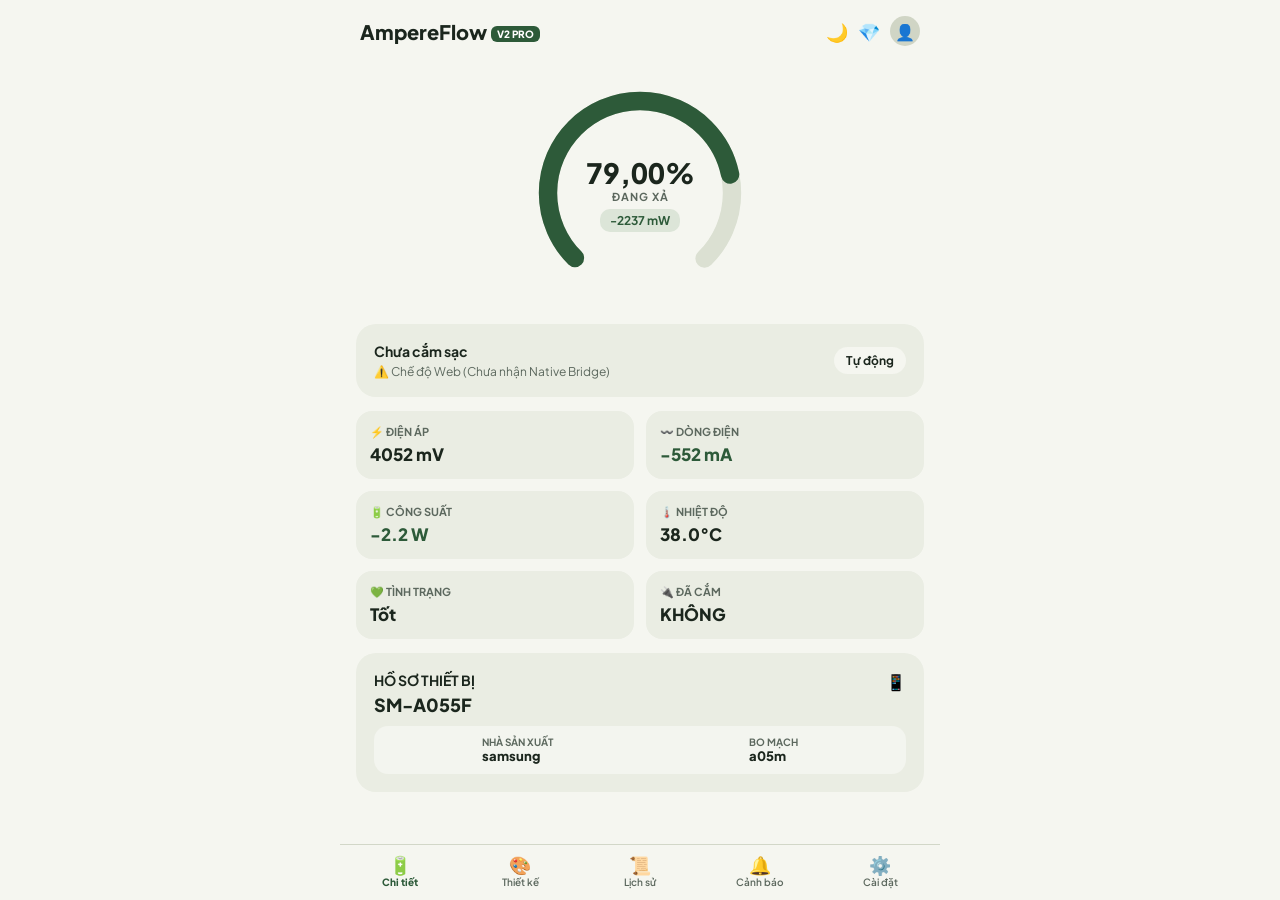
<file: index.html>
<!DOCTYPE html>
<html lang="vi">
<head>
  <meta charset="UTF-8" />
  <meta name="viewport" content="width=device-width, initial-scale=1.0, maximum-scale=1.0, user-scalable=no" />
  <title>AmpereFlow V2 Pro</title>
  <link rel="preconnect" href="https://fonts.googleapis.com">
  <link href="https://fonts.googleapis.com/css2?family=Plus+Jakarta+Sans:wght@400;500;600;700;800&display=swap" rel="stylesheet">
  <link rel="stylesheet" href="style.css" />
</head>
<body>

  <!-- HEADER HEADER APP -->
  <header class="app-header">
    <div class="header-title">AmpereFlow <span class="v2-tag">V2 PRO</span></div>
    <div class="header-icons">
      <button class="icon-btn" id="btn-aod" title="Always On Display">🌙</button>
      <span class="icon-btn">💎</span>
      <div class="user-avatar">👤</div>
    </div>
  </header>

  <!-- MAIN APP CONTAINER -->
  <main class="app-content">

    <!-- TAB 1: CHI TIẾT PIN REALTIME -->
    <section id="tab-detail" class="tab-content active">
      
      <!-- GAUGE METER -->
      <div class="gauge-card">
        <div class="gauge-container">
          <svg class="gauge-svg" viewBox="0 0 200 200">
            <circle class="gauge-bg" cx="100" cy="100" r="80"></circle>
            <circle class="gauge-fill" id="gauge-fill" cx="100" cy="100" r="80"></circle>
          </svg>
          <div class="gauge-inner">
            <!-- % PIN 3 CHỮ SỐ THẬP PHÂN -->
            <div class="gauge-val" id="val-battery-pct">--,--%</div>
            <div class="gauge-status" id="lbl-charge-status">ĐANG ĐỌC...</div>
            <div class="gauge-power-badge" id="lbl-power-mw">-- mW</div>
          </div>
        </div>
      </div>

      <!-- CARD TRẠNG THÁI NATIVE & CHẨN ĐOÁN CỦ SẠC -->
      <div class="info-card flex-row-between">
        <div>
          <div class="card-title" id="lbl-charger-type">⚡ Nguồn Sạc: Đang kiểm tra...</div>
          <div class="card-desc" id="lbl-native-status">Kiểm tra kết nối phần cứng...</div>
        </div>
        <div class="toggle-badge" id="lbl-monitor-state">Tự động</div>
      </div>

      <!-- GRID THÔNG SỐ ĐIỆN NĂNG -->
      <div class="stats-grid">
        <div class="stat-card">
          <div class="stat-header">⚡ ĐIỆN ÁP</div>
          <div class="stat-value" id="val-voltage">-- mV</div>
        </div>

        <div class="stat-card">
          <div class="stat-header">〰️ DÒNG ĐIỆN</div>
          <div class="stat-value highlight-green" id="val-current">-- mA</div>
        </div>

        <div class="stat-card">
          <div class="stat-header">🔋 CÔNG SUẤT</div>
          <div class="stat-value highlight-green" id="val-power">-- W</div>
        </div>

        <div class="stat-card">
          <div class="stat-header">🌡️ NHIỆT ĐỘ</div>
          <div class="stat-value" id="val-temp">--°C</div>
        </div>

        <div class="stat-card">
          <div class="stat-header">💚 TÌNH TRẠNG</div>
          <div class="stat-value" id="val-health">Tốt</div>
        </div>

        <div class="stat-card">
          <div class="stat-header">🔌 ĐÃ CẮM</div>
          <div class="stat-value" id="val-plug">--</div>
        </div>
      </div>

      <!-- HỒ SƠ THIẾT BỊ -->
      <div class="info-card">
        <div class="card-title-row">
          <span class="card-title">HỒ SƠ THIẾT BỊ</span>
          <span>📱</span>
        </div>
        <div class="device-model-hero" id="val-device-model">Đang đọc...</div>
        <div class="sub-stats-row" style="margin-top: 10px;">
          <div class="sub-stat-item" style="text-align: left;">
            <span class="sub-label">NHÀ SẢN XUẤT</span>
            <span class="sub-val" id="val-device-vendor">--</span>
          </div>
          <div class="sub-stat-item" style="text-align: left;">
            <span class="sub-label">BO MẠCH</span>
            <span class="sub-val" id="val-device-board">--</span>
          </div>
        </div>
      </div>

    </section>

    <!-- TAB 2: THIẾT KẾ & SỨC KHỎE PIN -->
    <section id="tab-design" class="tab-content">
      <div class="info-card">
        <div class="card-title">💚 Sức khỏe & Dung lượng Pin</div>
        <div class="estimate-hero" style="color: #2e7d32;" id="val-health-pct">99.200% Tốt</div>
        <div class="card-desc">Tính toán dựa trên dòng nạp thực tế và cell pin phần cứng.</div>
        
        <div class="sub-stats-row" style="margin-top: 14px;">
          <div class="sub-stat-item">
            <span class="sub-label">DUNG LƯỢNG MẢNG</span>
            <span class="sub-val" id="val-charge-counter">-- uAh</span>
          </div>
          <div class="sub-stat-divider"></div>
          <div class="sub-stat-item">
            <span class="sub-label">THIẾT KẾ DỰ KIẾN</span>
            <span class="sub-val">5.000 mAh</span>
          </div>
        </div>
      </div>
    </section>

    <!-- TAB 3: LỊCH SỬ SẠC -->
    <section id="tab-history" class="tab-content">
      <div class="info-card">
        <div class="card-title">📈 Hồ sơ dòng điện sạc thực tế</div>
        <div class="chart-legend">
          <span class="legend-dot green"></span> Dòng sạc (mA)
          <span class="legend-dot brown" style="margin-left: 12px;"></span> Nhiệt độ (°C)
        </div>
        <div class="chart-box">
          <canvas id="batteryChart"></canvas>
        </div>
      </div>
    </section>

    <!-- TAB 4: CÁCH SỬ DỤNG & CẢNH BÁO PIN -->
    <section id="tab-usage" class="tab-content">
      <div class="info-card">
        <div class="card-title">🔔 Thiết lập cảnh báo thông minh</div>
        <div class="form-row">
          <span>Cảnh báo pin đầy 80% (Bảo vệ pin)</span>
          <input type="checkbox" id="chk-alarm-80" checked />
        </div>
        <div class="form-row">
          <span>Cảnh báo quá nhiệt (>42°C)</span>
          <input type="checkbox" id="chk-alarm-heat" checked />
        </div>
        <div class="form-row">
          <span>Phát tiếng chuông khi ngắt sạc</span>
          <input type="checkbox" id="chk-alarm-sound" checked />
        </div>
      </div>
    </section>

    <!-- TAB 5: CÀI ĐẶT & CHỌN TỐC ĐỘ REFRESH -->
    <section id="tab-settings" class="tab-content">
      <div class="info-card">
        <div class="card-title">⚙️ Tối ưu hóa CPU & Tần số quét</div>
        <div class="card-desc" style="margin-bottom: 12px;">Chọn tốc độ đọc thông số pin để tiết kiệm Pin & giảm tải CPU:</div>
        
        <div class="interval-selector">
          <button class="interval-btn" data-ms="1000" onclick="changeInterval(1000, this)">1s (Liên tục)</button>
          <button class="interval-btn active" data-ms="2000" onclick="changeInterval(2000, this)">2s (Khuyên dùng)</button>
          <button class="interval-btn" data-ms="3000" onclick="changeInterval(3000, this)">3s (Tiết kiệm)</button>
          <button class="interval-btn" data-ms="5000" onclick="changeInterval(5000, this)">5s (Siêu tiết kiệm)</button>
        </div>
      </div>
    </section>

  </main>

  <!-- OVERLAY ALWAYS ON DISPLAY (AOD MODAL) -->
  <div id="aod-overlay" class="aod-modal">
    <div class="aod-clock" id="aod-clock">00:00</div>
    <div class="aod-pct" id="aod-pct">77.990%</div>
    <div class="aod-status" id="aod-status">⚡ SẠC +2.5W</div>
    <button class="aod-close-btn" onclick="toggleAOD(false)">Chạm để tắt AOD</button>
  </div>

  <!-- BOTTOM NAVIGATION -->
  <nav class="bottom-nav">
    <button class="nav-item active" onclick="switchTab('tab-detail', this)">
      <span class="nav-icon">🔋</span>
      <span class="nav-label">Chi tiết</span>
    </button>
    <button class="nav-item" onclick="switchTab('tab-design', this)">
      <span class="nav-icon">🎨</span>
      <span class="nav-label">Thiết kế</span>
    </button>
    <button class="nav-item" onclick="switchTab('tab-history', this)">
      <span class="nav-icon">📜</span>
      <span class="nav-label">Lịch sử</span>
    </button>
    <button class="nav-item" onclick="switchTab('tab-usage', this)">
      <span class="nav-icon">🔔</span>
      <span class="nav-label">Cảnh báo</span>
    </button>
    <button class="nav-item" onclick="switchTab('tab-settings', this)">
      <span class="nav-icon">⚙️</span>
      <span class="nav-label">Cài đặt</span>
    </button>
  </nav>

  <script src="main.js"></script>
</body>
</html>
</file>
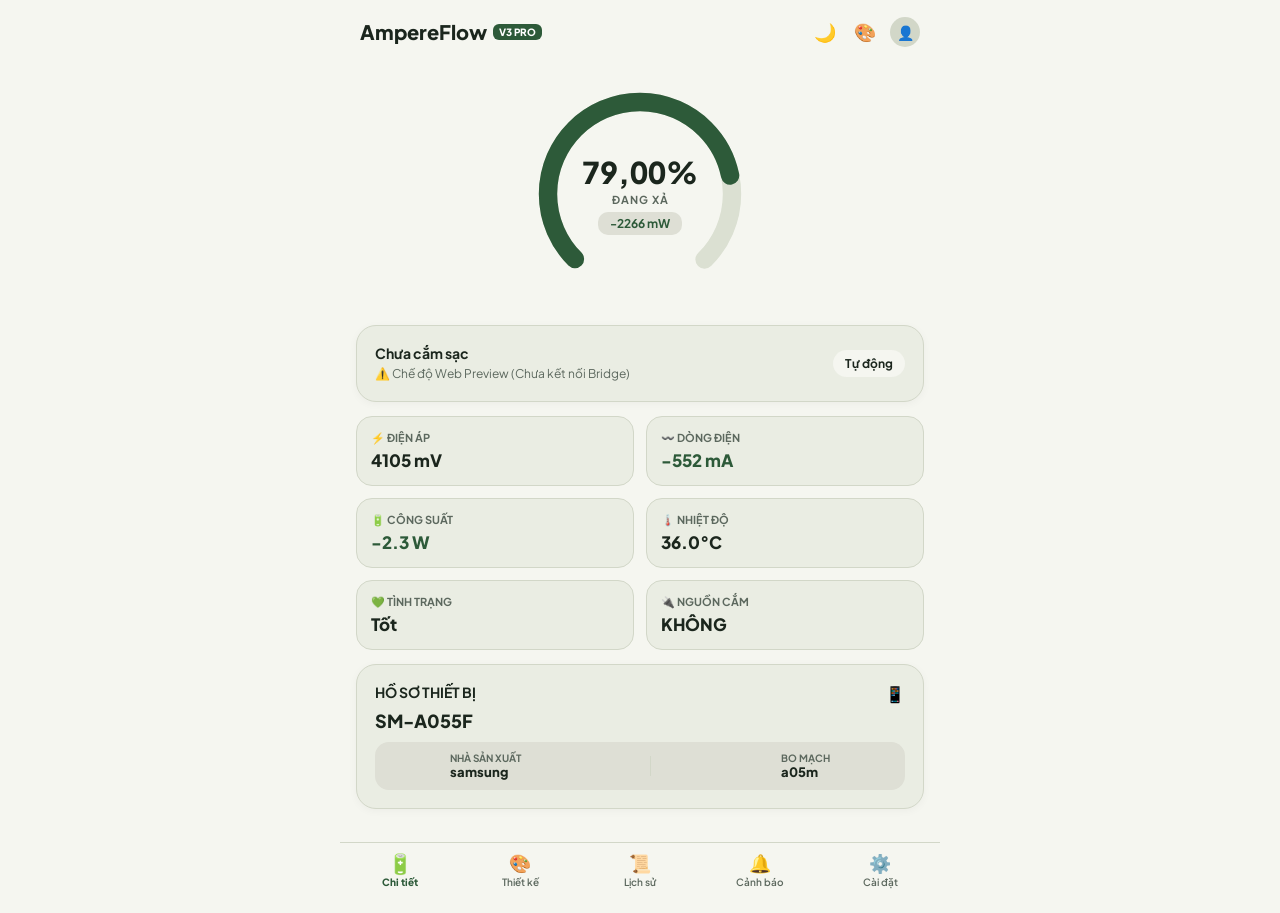
<file: www/index.html>
<!DOCTYPE html>
<html lang="vi">
<head>
  <meta charset="UTF-8" />
  <meta name="viewport" content="width=device-width, initial-scale=1.0, maximum-scale=1.0, user-scalable=no" />
  <title>AmpereFlow V3 PRO</title>
  <link rel="preconnect" href="https://fonts.googleapis.com">
  <link href="https://fonts.googleapis.com/css2?family=Plus+Jakarta+Sans:wght@400;500;600;700;800&display=swap" rel="stylesheet">
  <link rel="stylesheet" href="style.css" />
</head>
<body class="theme-default">

  <!-- HEADER APP -->
  <header class="app-header">
    <div class="header-title">AmpereFlow <span class="v3-badge">V3 PRO</span></div>
    <div class="header-actions">
      <button class="icon-btn" id="btn-aod" title="Màn hình chờ Always On Display">🌙</button>
      <button class="icon-btn" id="btn-theme-quick" title="Đổi Giao diện Quick Theme">🎨</button>
      <div class="user-avatar">👤</div>
    </div>
  </header>

  <!-- NỘI DUNG NỀN TAB CONTAINER -->
  <main class="app-content">

    <!-- TAB 1: CHI TIẾT SẠC & PIN REALTIME -->
    <section id="tab-detail" class="tab-content active">
      
      <!-- ĐỒNG HỒ VÒNG CUNG DYNAMIC GAUGE -->
      <div class="gauge-card">
        <div class="gauge-container">
          <svg class="gauge-svg" viewBox="0 0 200 200">
            <circle class="gauge-bg" cx="100" cy="100" r="80"></circle>
            <circle class="gauge-fill" id="gauge-fill" cx="100" cy="100" r="80"></circle>
          </svg>
          <div class="gauge-inner">
            <div class="gauge-val" id="val-battery-pct">--,--%</div>
            <div class="gauge-status" id="lbl-charge-status">ĐANG ĐỌC...</div>
            <div class="gauge-power-badge" id="lbl-power-mw">-- mW</div>
          </div>
        </div>
      </div>

      <!-- CARD CHẨN ĐOÁN CỦ SẠC & KẾT NỐI -->
      <div class="info-card flex-row-between">
        <div>
          <div class="card-title" id="lbl-charger-type">⚡ Nguồn Sạc: Đang kiểm tra...</div>
          <div class="card-desc" id="lbl-native-status">Kiểm tra kết nối phần cứng Android...</div>
        </div>
        <div class="toggle-badge" id="lbl-monitor-state">Tự động</div>
      </div>

      <!-- GRID THÔNG SỐ ĐIỆN NĂNG (6 THẺ) -->
      <div class="stats-grid">
        <div class="stat-card">
          <div class="stat-header">⚡ ĐIỆN ÁP</div>
          <div class="stat-value" id="val-voltage">-- mV</div>
        </div>

        <div class="stat-card">
          <div class="stat-header">〰️ DÒNG ĐIỆN</div>
          <div class="stat-value highlight-green" id="val-current">-- mA</div>
        </div>

        <div class="stat-card">
          <div class="stat-header">🔋 CÔNG SUẤT</div>
          <div class="stat-value highlight-green" id="val-power">-- W</div>
        </div>

        <div class="stat-card">
          <div class="stat-header">🌡️ NHIỆT ĐỘ</div>
          <div class="stat-value" id="val-temp">--°C</div>
        </div>

        <div class="stat-card">
          <div class="stat-header">💚 TÌNH TRẠNG</div>
          <div class="stat-value" id="val-health">Tốt</div>
        </div>

        <div class="stat-card">
          <div class="stat-header">🔌 NGUỒN CẮM</div>
          <div class="stat-value" id="val-plug">--</div>
        </div>
      </div>

      <!-- HỒ SƠ THIẾT BỊ -->
      <div class="info-card">
        <div class="card-title-row">
          <span class="card-title">HỒ SƠ THIẾT BỊ</span>
          <span>📱</span>
        </div>
        <div class="device-model-hero" id="val-device-model">Đang đọc...</div>
        <div class="sub-stats-row" style="margin-top: 10px;">
          <div class="sub-stat-item" style="text-align: left;">
            <span class="sub-label">NHÀ SẢN XUẤT</span>
            <span class="sub-val" id="val-device-vendor">--</span>
          </div>
          <div class="sub-stat-divider"></div>
          <div class="sub-stat-item" style="text-align: left;">
            <span class="sub-label">BO MẠCH</span>
            <span class="sub-val" id="val-device-board">--</span>
          </div>
        </div>
      </div>

    </section>

    <!-- TAB 2: THIẾT KẾ & ĐỘ CHAI PIN -->
    <section id="tab-design" class="tab-content">
      <div class="info-card">
        <div class="card-title">💚 Sức khỏe & Dung lượng Cell Pin</div>
        <div class="estimate-hero" style="color: #2e7d32;" id="val-health-pct">--,--% Tốt</div>
        <div class="card-desc">Tính toán dựa trên điện tích tích lũy và dòng nạp thực tế.</div>
        
        <div class="sub-stats-row" style="margin-top: 14px;">
          <div class="sub-stat-item">
            <span class="sub-label">DUNG LƯỢNG MẢNG</span>
            <span class="sub-val" id="val-charge-counter">-- uAh</span>
          </div>
          <div class="sub-stat-divider"></div>
          <div class="sub-stat-item">
            <span class="sub-label">THIẾT KẾ MẶC ĐỊNH</span>
            <span class="sub-val">5.000 mAh</span>
          </div>
          <div class="sub-stat-divider"></div>
          <div class="sub-stat-item">
            <span class="sub-label">ĐỘ CHAI DỰ KIẾN</span>
            <span class="sub-val" id="val-wear-level">0.0%</span>
          </div>
        </div>
      </div>

      <div class="info-card">
        <div class="card-title">📘 Cẩm nang Bảo vệ Tuổi thọ Pin</div>
        <ul class="care-list">
          <li><strong>Quy tắc 20% - 80%:</strong> Giữ mức sạc trong khoảng 20% đến 80% giúp tăng gấp đôi số chu kỳ sạc của cell pin Lithium-ion.</li>
          <li><strong>Tránh quá nhiệt (>40°C):</strong> Không vừa sạc vừa chơi game nặng để tránh gây thoái hóa chất điện phân.</li>
          <li><strong>Ngắt sạc qua đêm:</strong> Sử dụng tính năng cảnh báo 80% hoặc 100% của ứng dụng để ngắt nguồn kịp thời.</li>
        </ul>
      </div>
    </section>

    <!-- TAB 3: LỊCH SỬ SẠC & ĐỒ THỊ SÓNG KÉP -->
    <section id="tab-history" class="tab-content">
      <div class="info-card">
        <div class="card-title flex-row-between">
          <span>📈 Đồ thị Sóng kép Real-time</span>
          <button class="btn-xs" onclick="exportHistoryCSV()">📥 Xuất CSV</button>
        </div>
        <div class="chart-legend">
          <span class="legend-dot green"></span> Dòng sạc (mA)
          <span class="legend-dot orange" style="margin-left: 12px;"></span> Nhiệt độ (°C)
        </div>
        <div class="chart-box">
          <canvas id="batteryChart"></canvas>
        </div>
      </div>

      <div class="info-card">
        <div class="card-title-row">
          <span class="card-title">📜 Nhật ký Các Phiên Sạc</span>
          <button class="btn-xs danger" onclick="clearSessionLogs()">Xóa nhật ký</button>
        </div>
        <div id="session-logs-list" class="session-logs-container">
          <div class="empty-log">Chưa có dữ liệu phiên sạc nào được ghi lại.</div>
        </div>
      </div>
    </section>

    <!-- TAB 4: CẢNH BÁO ÂM THANH BẢO VỆ PIN -->
    <section id="tab-usage" class="tab-content">
      <div class="info-card">
        <div class="card-title">🔔 Thiết lập Cảnh báo Thông minh</div>
        <div class="card-desc" style="margin-bottom: 10px;">Phát chuông báo âm thanh và rung haptics khi đạt ngưỡng:</div>

        <div class="form-row">
          <span>Cảnh báo bảo vệ Pin (Đạt 80%)</span>
          <input type="checkbox" id="chk-alarm-80" checked />
        </div>
        <div class="form-row">
          <span>Cảnh báo sạc đầy (Đạt 100%)</span>
          <input type="checkbox" id="chk-alarm-100" checked />
        </div>
        <div class="form-row">
          <span>Cảnh báo pin quá nhiệt (>42°C)</span>
          <input type="checkbox" id="chk-alarm-heat" checked />
        </div>
        <div class="form-row">
          <span>Phát chuông âm thanh (Web Audio API)</span>
          <input type="checkbox" id="chk-alarm-sound" checked />
        </div>

        <button class="btn-full-action" style="margin-top: 14px;" onclick="testAlarmSound()">🔊 Thử Âm Thanh Cảnh Báo</button>
      </div>
    </section>

    <!-- TAB 5: CÀI ĐẶT & CHỌN THEME -->
    <section id="tab-settings" class="tab-content">
      <div class="info-card">
        <div class="card-title">🎨 Chủ đề Giao diện (Theme)</div>
        <div class="theme-grid">
          <button class="theme-btn active" data-theme="theme-default" onclick="selectTheme('theme-default', this)">
            <span class="theme-preview green"></span> Material Green
          </button>
          <button class="theme-btn" data-theme="theme-oled" onclick="selectTheme('theme-oled', this)">
            <span class="theme-preview oled"></span> OLED Black
          </button>
          <button class="theme-btn" data-theme="theme-neon" onclick="selectTheme('theme-neon', this)">
            <span class="theme-preview neon"></span> Cyber Neon
          </button>
        </div>
      </div>

      <div class="info-card">
        <div class="card-title">⚙️ Tốc độ làm mới & Đơn vị</div>
        <div class="card-desc" style="margin-bottom: 8px;">Tần số đọc phần cứng (Giảm tần số để tiết kiệm CPU & Pin):</div>
        <div class="interval-selector">
          <button class="interval-btn" data-ms="1000" onclick="changeInterval(1000, this)">1s (Liên tục)</button>
          <button class="interval-btn active" data-ms="2000" onclick="changeInterval(2000, this)">2s (Khuyên dùng)</button>
          <button class="interval-btn" data-ms="3000" onclick="changeInterval(3000, this)">3s (Tiết kiệm)</button>
          <button class="interval-btn" data-ms="5000" onclick="changeInterval(5000, this)">5s (Siêu tiết kiệm)</button>
        </div>

        <div class="form-row" style="margin-top: 14px;">
          <span>Đơn vị nhiệt độ hiển thị</span>
          <div class="unit-toggle">
            <button class="unit-btn active" id="btn-unit-c" onclick="changeTempUnit('C')">°C</button>
            <button class="unit-btn" id="btn-unit-f" onclick="changeTempUnit('F')">°F</button>
          </div>
        </div>
      </div>
    </section>

  </main>

  <!-- OVERLAY ALWAYS ON DISPLAY (AOD MODAL - OLED ANTI-BURN-IN) -->
  <div id="aod-overlay" class="aod-modal">
    <div id="aod-shift-box" class="aod-shift-box">
      <div class="aod-clock" id="aod-clock">00:00</div>
      <div class="aod-pct" id="aod-pct">77,99%</div>
      <div class="aod-status" id="aod-status">⚡ SẠC +2.5W</div>
      <div class="aod-sub-info" id="aod-sub-info">36.0°C · 4105 mV</div>
    </div>
    <button class="aod-close-btn" onclick="toggleAOD(false)">Chạm để thoát AOD</button>
  </div>

  <!-- BOTTOM NAVIGATION BAR -->
  <nav class="bottom-nav">
    <button class="nav-item active" onclick="switchTab('tab-detail', this)">
      <span class="nav-icon">🔋</span>
      <span class="nav-label">Chi tiết</span>
    </button>
    <button class="nav-item" onclick="switchTab('tab-design', this)">
      <span class="nav-icon">🎨</span>
      <span class="nav-label">Thiết kế</span>
    </button>
    <button class="nav-item" onclick="switchTab('tab-history', this)">
      <span class="nav-icon">📜</span>
      <span class="nav-label">Lịch sử</span>
    </button>
    <button class="nav-item" onclick="switchTab('tab-usage', this)">
      <span class="nav-icon">🔔</span>
      <span class="nav-label">Cảnh báo</span>
    </button>
    <button class="nav-item" onclick="switchTab('tab-settings', this)">
      <span class="nav-icon">⚙️</span>
      <span class="nav-label">Cài đặt</span>
    </button>
  </nav>

  <script src="main.js"></script>
</body>
</html>
</file>
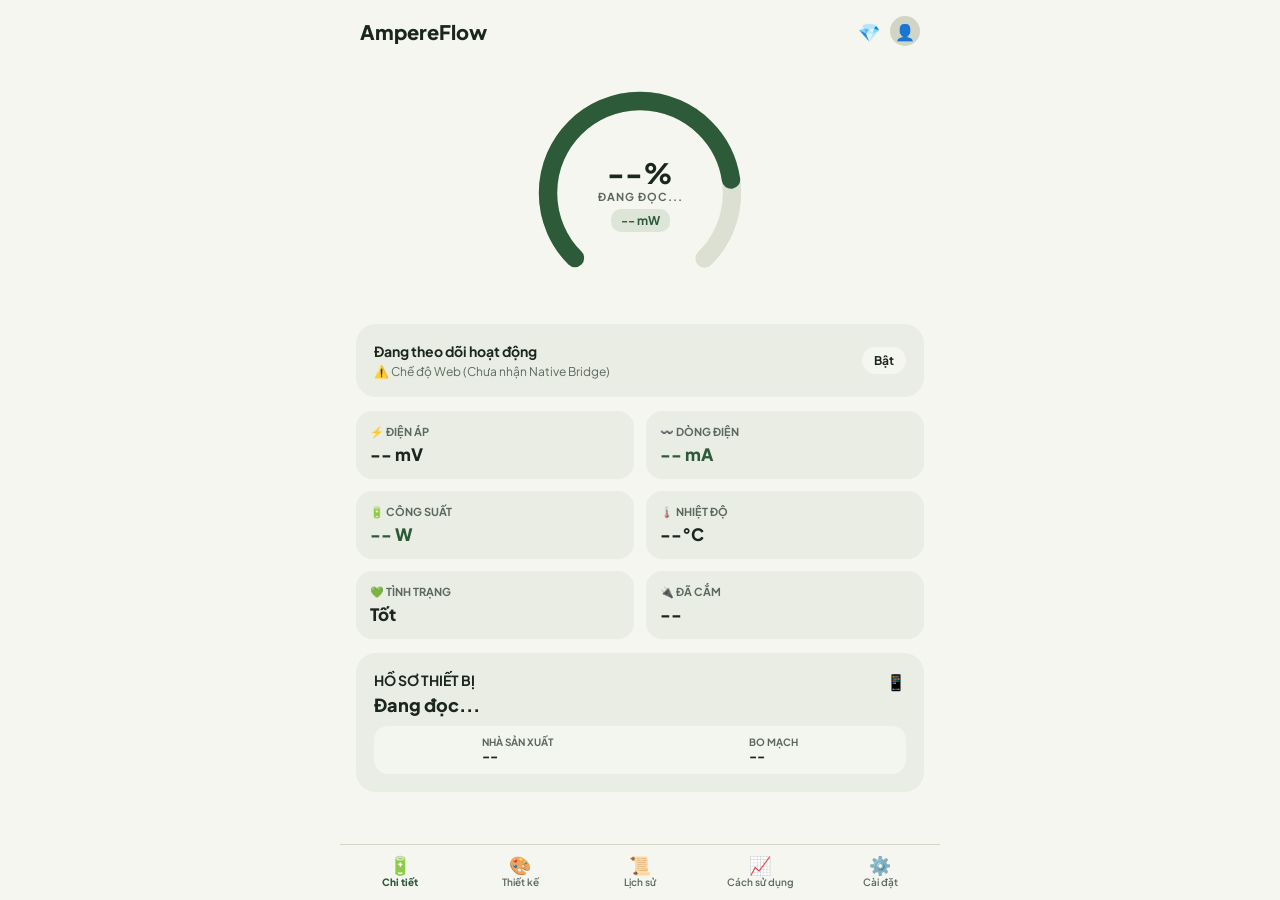
<file: index1.html>
<!DOCTYPE html>
<html lang="vi">
<head>
  <meta charset="UTF-8" />
  <meta name="viewport" content="width=device-width, initial-scale=1.0, maximum-scale=1.0, user-scalable=no" />
  <title>AmpereFlow</title>
  <link rel="preconnect" href="https://fonts.googleapis.com">
  <link href="https://fonts.googleapis.com/css2?family=Plus+Jakarta+Sans:wght@400;500;600;700;800&display=swap" rel="stylesheet">
  <link rel="stylesheet" href="style.css" />
</head>
<body>

  <header class="app-header">
    <div class="header-title">AmpereFlow</div>
    <div class="header-icons">
      <span class="icon-btn">💎</span>
      <div class="user-avatar">👤</div>
    </div>
  </header>

  <main class="app-content">

    <section id="tab-detail" class="tab-content active">
      
      <div class="gauge-card">
        <div class="gauge-container">
          <svg class="gauge-svg" viewBox="0 0 200 200">
            <circle class="gauge-bg" cx="100" cy="100" r="80"></circle>
            <circle class="gauge-fill" id="gauge-fill" cx="100" cy="100" r="80"></circle>
          </svg>
          <div class="gauge-inner">
            <div class="gauge-val" id="val-battery-pct">--%</div>
            <div class="gauge-status" id="lbl-charge-status">ĐANG ĐỌC...</div>
            <div class="gauge-power-badge" id="lbl-power-mw">-- mW</div>
          </div>
        </div>
      </div>

      <div class="info-card flex-row-between">
        <div>
          <div class="card-title">Đang theo dõi hoạt động</div>
          <div class="card-desc" id="lbl-native-status">Kiểm tra kết nối phần cứng...</div>
        </div>
        <div class="toggle-badge" id="lbl-monitor-state">Bật</div>
      </div>

      <div class="stats-grid">
        <div class="stat-card">
          <div class="stat-header">⚡ ĐIỆN ÁP</div>
          <div class="stat-value" id="val-voltage">-- mV</div>
        </div>

        <div class="stat-card">
          <div class="stat-header">〰️ DÒNG ĐIỆN</div>
          <div class="stat-value highlight-green" id="val-current">-- mA</div>
        </div>

        <div class="stat-card">
          <div class="stat-header">🔋 CÔNG SUẤT</div>
          <div class="stat-value highlight-green" id="val-power">-- W</div>
        </div>

        <div class="stat-card">
          <div class="stat-header">🌡️ NHIỆT ĐỘ</div>
          <div class="stat-value" id="val-temp">--°C</div>
        </div>

        <div class="stat-card">
          <div class="stat-header">💚 TÌNH TRẠNG</div>
          <div class="stat-value" id="val-health">Tốt</div>
        </div>

        <div class="stat-card">
          <div class="stat-header">🔌 ĐÃ CẮM</div>
          <div class="stat-value" id="val-plug">--</div>
        </div>
      </div>

      <div class="info-card">
        <div class="card-title-row">
          <span class="card-title">HỒ SƠ THIẾT BỊ</span>
          <span>📱</span>
        </div>
        <div class="device-model-hero" id="val-device-model">Đang đọc...</div>
        <div class="sub-stats-row" style="margin-top: 10px;">
          <div class="sub-stat-item" style="text-align: left;">
            <span class="sub-label">NHÀ SẢN XUẤT</span>
            <span class="sub-val" id="val-device-vendor">--</span>
          </div>
          <div class="sub-stat-item" style="text-align: left;">
            <span class="sub-label">BO MẠCH</span>
            <span class="sub-val" id="val-device-board">--</span>
          </div>
        </div>
      </div>

    </section>

    <section id="tab-design" class="tab-content">
      <div class="info-card">
        <div class="card-title">💚 Tình trạng pin</div>
        <div class="estimate-hero" style="color: #2e7d32;" id="tab2-health-val">--% Xuất sắc</div>
        <div class="card-desc">Cập nhật trực tiếp từ hệ thống Android</div>
      </div>
    </section>

    <section id="tab-history" class="tab-content">
      <div class="info-card">
        <div class="card-title">📈 Hồ sơ sạc thực tế</div>
        <div class="chart-box">
          <canvas id="batteryChart"></canvas>
        </div>
      </div>
    </section>

    <section id="tab-usage" class="tab-content">
      <div class="info-card">
        <div class="card-title">💡 Hướng dẫn</div>
        <div class="card-desc">Cắm sạc để xem biến động dòng điện và công suất thực tế của thiết bị.</div>
      </div>
    </section>

    <section id="tab-settings" class="tab-content">
      <div class="info-card">
        <div class="card-title">⚙️ Cài đặt</div>
        <div class="form-row">
          <span>Tự động cập nhật (2s)</span>
          <input type="checkbox" checked disabled />
        </div>
      </div>
    </section>

  </main>

  <nav class="bottom-nav">
    <button class="nav-item active" onclick="switchTab('tab-detail', this)">
      <span class="nav-icon">🔋</span>
      <span class="nav-label">Chi tiết</span>
    </button>
    <button class="nav-item" onclick="switchTab('tab-design', this)">
      <span class="nav-icon">🎨</span>
      <span class="nav-label">Thiết kế</span>
    </button>
    <button class="nav-item" onclick="switchTab('tab-history', this)">
      <span class="nav-icon">📜</span>
      <span class="nav-label">Lịch sử</span>
    </button>
    <button class="nav-item" onclick="switchTab('tab-usage', this)">
      <span class="nav-icon">📈</span>
      <span class="nav-label">Cách sử dụng</span>
    </button>
    <button class="nav-item" onclick="switchTab('tab-settings', this)">
      <span class="nav-icon">⚙️</span>
      <span class="nav-label">Cài đặt</span>
    </button>
  </nav>

  <script src="main.js"></script>
</body>
</html>
</file>
<file: style.css>
:root {
  --bg-main: #f5f6f0;
  --card-bg: #eaede3;
  --accent-green: #2d5a39;
  --text-dark: #1b261d;
  --text-muted: #5c685e;
  --border-color: #d2d7c8;
}

* {
  box-sizing: border-box;
  margin: 0;
  padding: 0;
  font-family: 'Plus Jakarta Sans', sans-serif;
  -webkit-tap-highlight-color: transparent;
}

body {
  background-color: var(--bg-main);
  color: var(--text-dark);
  padding-bottom: 90px;
  max-width: 600px;
  margin: 0 auto;
  min-height: 100vh;
}

.app-header {
  display: flex;
  justify-content: space-between;
  align-items: center;
  padding: 16px 20px;
  background-color: var(--bg-main);
  position: sticky;
  top: 0;
  z-index: 50;
}

.header-title {
  font-size: 20px;
  font-weight: 800;
}

.v2-tag {
  font-size: 10px;
  background: var(--accent-green);
  color: #fff;
  padding: 2px 6px;
  border-radius: 6px;
  vertical-align: middle;
}

.header-icons {
  display: flex;
  align-items: center;
  gap: 10px;
}

.icon-btn {
  background: none;
  border: none;
  font-size: 18px;
  cursor: pointer;
}

.user-avatar {
  width: 30px;
  height: 30px;
  border-radius: 50%;
  background: #d0d5c5;
  display: flex;
  align-items: center;
  justify-content: center;
}

.app-content {
  padding: 0 16px;
}

.tab-content {
  display: none;
}

.tab-content.active {
  display: block;
  animation: fadeIn 0.2s ease-in-out;
}

@keyframes fadeIn {
  from { opacity: 0; transform: translateY(4px); }
  to { opacity: 1; transform: translateY(0); }
}

.info-card {
  background-color: var(--card-bg);
  border-radius: 20px;
  padding: 18px;
  margin-bottom: 14px;
}

.flex-row-between {
  display: flex;
  justify-content: space-between;
  align-items: center;
}

.card-title {
  font-size: 14px;
  font-weight: 700;
  margin-bottom: 4px;
}

.card-title-row {
  display: flex;
  justify-content: space-between;
}

.card-desc {
  font-size: 12px;
  color: var(--text-muted);
}

.toggle-badge {
  font-size: 12px;
  font-weight: 700;
  background: var(--bg-main);
  padding: 6px 12px;
  border-radius: 16px;
}

.gauge-card {
  display: flex;
  justify-content: center;
  align-items: center;
  padding: 16px 0;
}

.gauge-container {
  position: relative;
  width: 230px;
  height: 230px;
}

.gauge-svg {
  width: 100%;
  height: 100%;
  transform: rotate(135deg);
}

.gauge-bg {
  fill: none;
  stroke: #dbe0d2;
  stroke-width: 16;
  stroke-dasharray: 377;
  stroke-linecap: round;
}

.gauge-fill {
  fill: none;
  stroke: var(--accent-green);
  stroke-width: 16;
  stroke-dasharray: 502;
  stroke-dashoffset: 200;
  stroke-linecap: round;
  transition: stroke-dashoffset 0.6s ease;
}

.gauge-inner {
  position: absolute;
  top: 0;
  left: 0;
  width: 100%;
  height: 100%;
  display: flex;
  flex-direction: column;
  justify-content: center;
  align-items: center;
}

.gauge-val {
  font-size: 28px;
  font-weight: 800;
  color: var(--text-dark);
  font-variant-numeric: tabular-nums;
}

.gauge-status {
  font-size: 11px;
  font-weight: 700;
  color: var(--text-muted);
  letter-spacing: 1px;
}

.gauge-power-badge {
  margin-top: 6px;
  background-color: #dce5d8;
  color: var(--accent-green);
  font-size: 12px;
  font-weight: 700;
  padding: 4px 10px;
  border-radius: 10px;
}

.stats-grid {
  display: grid;
  grid-template-columns: 1fr 1fr;
  gap: 12px;
  margin-bottom: 14px;
}

.stat-card {
  background-color: var(--card-bg);
  border-radius: 16px;
  padding: 14px;
}

.stat-header {
  font-size: 11px;
  font-weight: 700;
  color: var(--text-muted);
  margin-bottom: 4px;
}

.stat-value {
  font-size: 17px;
  font-weight: 800;
}

.highlight-green {
  color: var(--accent-green);
}

.estimate-hero {
  font-size: 22px;
  font-weight: 800;
  color: var(--accent-green);
  margin: 4px 0;
}

.sub-stats-row {
  display: flex;
  align-items: center;
  justify-content: space-around;
  background-color: rgba(255, 255, 255, 0.4);
  border-radius: 14px;
  padding: 10px;
}

.sub-stat-item {
  display: flex;
  flex-direction: column;
}

.sub-label {
  font-size: 10px;
  font-weight: 700;
  color: var(--text-muted);
}

.sub-val {
  font-size: 13px;
  font-weight: 800;
}

.sub-stat-divider {
  width: 1px;
  height: 20px;
  background-color: var(--border-color);
}

.device-model-hero {
  font-size: 18px;
  font-weight: 800;
}

.chart-box {
  width: 100%;
  height: 150px;
  margin-top: 10px;
}

.chart-legend {
  font-size: 11px;
  color: var(--text-muted);
}

.legend-dot {
  display: inline-block;
  width: 8px;
  height: 8px;
  border-radius: 50%;
}
.legend-dot.green { background: var(--accent-green); }
.legend-dot.brown { background: #8d6e63; }

.form-row {
  display: flex;
  justify-content: space-between;
  align-items: center;
  padding: 12px 0;
  border-bottom: 1px solid var(--border-color);
  font-size: 13px;
}

/* INTERVAL SELECTOR BUTTONS */
.interval-selector {
  display: grid;
  grid-template-columns: 1fr 1fr;
  gap: 10px;
  margin-top: 8px;
}

.interval-btn {
  background: var(--bg-main);
  border: 1px solid var(--border-color);
  padding: 10px;
  border-radius: 12px;
  font-size: 12px;
  font-weight: 700;
  color: var(--text-dark);
  cursor: pointer;
}

.interval-btn.active {
  background: var(--accent-green);
  color: #fff;
  border-color: var(--accent-green);
}

/* ALWAYS ON DISPLAY OVERLAY */
.aod-modal {
  display: none;
  position: fixed;
  top: 0; left: 0; right: 0; bottom: 0;
  background-color: #000;
  color: #33ff33;
  z-index: 999;
  flex-direction: column;
  justify-content: center;
  align-items: center;
  text-align: center;
}

.aod-modal.active {
  display: flex;
}

.aod-clock {
  font-size: 64px;
  font-weight: 800;
  font-family: monospace;
}

.aod-pct {
  font-size: 32px;
  margin-top: 10px;
}

.aod-status {
  font-size: 16px;
  color: #888;
  margin-top: 8px;
}

.aod-close-btn {
  margin-top: 40px;
  background: #222;
  color: #aaa;
  border: 1px solid #444;
  padding: 10px 20px;
  border-radius: 20px;
  font-size: 12px;
}

/* BOTTOM NAVIGATION */
.bottom-nav {
  position: fixed;
  bottom: 0; left: 0; right: 0;
  max-width: 600px;
  margin: 0 auto;
  background-color: var(--bg-main);
  border-top: 1px solid var(--border-color);
  display: flex;
  justify-content: space-around;
  padding: 8px 0 12px 0;
  z-index: 100;
}

.nav-item {
  background: none;
  border: none;
  display: flex;
  flex-direction: column;
  align-items: center;
  cursor: pointer;
  flex: 1;
}

.nav-icon { font-size: 18px; }
.nav-label { font-size: 10px; font-weight: 600; color: var(--text-muted); }
.nav-item.active .nav-label { color: var(--accent-green); font-weight: 800; }
</file>
<file: www/style.css>
/* BIẾN THEME SYSTEM (CSS CUSTOM PROPERTIES) */
:root {
  --bg-main: #f5f6f0;
  --card-bg: #eaede3;
  --card-inner: #dedfd5;
  --accent-green: #2d5a39;
  --accent-light: #408253;
  --text-dark: #1b261d;
  --text-muted: #5c685e;
  --border-color: #d2d7c8;
  --gauge-bg-color: #dbe0d2;
  --header-bg: #f5f6f0;
  --shadow-sm: 0 2px 8px rgba(0,0,0,0.04);
}

/* THEME OLED BLACK */
body.theme-oled {
  --bg-main: #000000;
  --card-bg: #121212;
  --card-inner: #1e1e1e;
  --accent-green: #00e676;
  --accent-light: #69f0ae;
  --text-dark: #ffffff;
  --text-muted: #a0a0a0;
  --border-color: #222222;
  --gauge-bg-color: #222222;
  --header-bg: #000000;
}

/* THEME CYBER NEON */
body.theme-neon {
  --bg-main: #090d16;
  --card-bg: #161f30;
  --card-inner: #1e2b42;
  --accent-green: #00f0ff;
  --accent-light: #70f3ff;
  --text-dark: #f0f6fc;
  --text-muted: #8b9bb4;
  --border-color: #25354e;
  --gauge-bg-color: #1e2b42;
  --header-bg: #090d16;
}

* {
  box-sizing: border-box;
  margin: 0;
  padding: 0;
  font-family: 'Plus Jakarta Sans', sans-serif;
  -webkit-tap-highlight-color: transparent;
}

body {
  background-color: var(--bg-main);
  color: var(--text-dark);
  padding-bottom: 90px;
  max-width: 600px;
  margin: 0 auto;
  min-height: 100vh;
  transition: background-color 0.3s ease, color 0.3s ease;
}

/* HEADER */
.app-header {
  display: flex;
  justify-content: space-between;
  align-items: center;
  padding: 16px 20px;
  background-color: var(--header-bg);
  position: sticky;
  top: 0;
  z-index: 50;
  transition: background-color 0.3s ease;
}

.header-title {
  font-size: 20px;
  font-weight: 800;
  display: flex;
  align-items: center;
  gap: 6px;
}

.v3-badge {
  font-size: 10px;
  background: var(--accent-green);
  color: #fff;
  padding: 2px 6px;
  border-radius: 6px;
  font-weight: 800;
}

body.theme-oled .v3-badge { color: #000; }
body.theme-neon .v3-badge { color: #000; }

.header-actions {
  display: flex;
  align-items: center;
  gap: 10px;
}

.icon-btn {
  background: none;
  border: none;
  font-size: 18px;
  cursor: pointer;
  padding: 4px;
}

.user-avatar {
  width: 30px;
  height: 30px;
  border-radius: 50%;
  background: var(--border-color);
  display: flex;
  align-items: center;
  justify-content: center;
  font-size: 14px;
}

/* TAB CONTENT */
.app-content {
  padding: 0 16px;
}

.tab-content {
  display: none;
}

.tab-content.active {
  display: block;
  animation: fadeIn 0.25s ease-in-out;
}

@keyframes fadeIn {
  from { opacity: 0; transform: translateY(4px); }
  to { opacity: 1; transform: translateY(0); }
}

/* CARDS */
.info-card {
  background-color: var(--card-bg);
  border-radius: 20px;
  padding: 18px;
  margin-bottom: 14px;
  border: 1px solid var(--border-color);
  box-shadow: var(--shadow-sm);
  transition: background-color 0.3s ease, border-color 0.3s ease;
}

.flex-row-between {
  display: flex;
  justify-content: space-between;
  align-items: center;
}

.card-title {
  font-size: 14px;
  font-weight: 700;
  margin-bottom: 4px;
}

.card-title-row {
  display: flex;
  justify-content: space-between;
  align-items: center;
}

.card-desc {
  font-size: 12px;
  color: var(--text-muted);
  line-height: 1.4;
}

.toggle-badge {
  font-size: 12px;
  font-weight: 700;
  background: var(--bg-main);
  padding: 6px 12px;
  border-radius: 16px;
  color: var(--text-dark);
}

/* GAUGE METER */
.gauge-card {
  display: flex;
  justify-content: center;
  align-items: center;
  padding: 16px 0;
}

.gauge-container {
  position: relative;
  width: 230px;
  height: 230px;
}

.gauge-svg {
  width: 100%;
  height: 100%;
  transform: rotate(135deg);
}

.gauge-bg {
  fill: none;
  stroke: var(--gauge-bg-color);
  stroke-width: 16;
  stroke-dasharray: 377;
  stroke-linecap: round;
}

.gauge-fill {
  fill: none;
  stroke: var(--accent-green);
  stroke-width: 16;
  stroke-dasharray: 502;
  stroke-dashoffset: 200;
  stroke-linecap: round;
  transition: stroke-dashoffset 0.6s ease, stroke 0.3s ease;
}

.gauge-inner {
  position: absolute;
  top: 0; left: 0; width: 100%; height: 100%;
  display: flex;
  flex-direction: column;
  justify-content: center;
  align-items: center;
}

.gauge-val {
  font-size: 30px;
  font-weight: 800;
  color: var(--text-dark);
  font-variant-numeric: tabular-nums;
}

.gauge-status {
  font-size: 11px;
  font-weight: 700;
  color: var(--text-muted);
  letter-spacing: 1px;
  margin-top: 2px;
}

.gauge-power-badge {
  margin-top: 6px;
  background-color: var(--card-inner);
  color: var(--accent-green);
  font-size: 12px;
  font-weight: 700;
  padding: 4px 12px;
  border-radius: 10px;
}

/* GRID THÔNG SỐ 6 THẺ */
.stats-grid {
  display: grid;
  grid-template-columns: 1fr 1fr;
  gap: 12px;
  margin-bottom: 14px;
}

.stat-card {
  background-color: var(--card-bg);
  border-radius: 16px;
  padding: 14px;
  border: 1px solid var(--border-color);
}

.stat-header {
  font-size: 11px;
  font-weight: 700;
  color: var(--text-muted);
  margin-bottom: 4px;
}

.stat-value {
  font-size: 17px;
  font-weight: 800;
  color: var(--text-dark);
}

.highlight-green {
  color: var(--accent-green);
}

.device-model-hero {
  font-size: 18px;
  font-weight: 800;
  margin-top: 4px;
}

.sub-stats-row {
  display: flex;
  align-items: center;
  justify-content: space-around;
  background-color: var(--card-inner);
  border-radius: 14px;
  padding: 10px;
}

.sub-stat-item {
  display: flex;
  flex-direction: column;
}

.sub-label {
  font-size: 10px;
  font-weight: 700;
  color: var(--text-muted);
}

.sub-val {
  font-size: 13px;
  font-weight: 800;
  color: var(--text-dark);
}

.sub-stat-divider {
  width: 1px;
  height: 20px;
  background-color: var(--border-color);
}

.estimate-hero {
  font-size: 22px;
  font-weight: 800;
  color: var(--accent-green);
  margin: 4px 0;
}

.care-list {
  padding-left: 18px;
  font-size: 12px;
  color: var(--text-muted);
  line-height: 1.6;
  margin-top: 8px;
}

.care-list li {
  margin-bottom: 6px;
}

/* CHART BOX */
.chart-box {
  width: 100%;
  height: 150px;
  margin-top: 10px;
}

.chart-legend {
  font-size: 11px;
  color: var(--text-muted);
  margin-top: 4px;
}

.legend-dot {
  display: inline-block;
  width: 8px;
  height: 8px;
  border-radius: 50%;
}
.legend-dot.green { background: var(--accent-green); }
.legend-dot.orange { background: #ff9800; }

.btn-xs {
  background: var(--card-inner);
  border: 1px solid var(--border-color);
  color: var(--text-dark);
  padding: 4px 10px;
  border-radius: 8px;
  font-size: 11px;
  font-weight: 700;
  cursor: pointer;
}
.btn-xs.danger {
  color: #e53935;
}

.session-logs-container {
  margin-top: 10px;
  max-height: 180px;
  overflow-y: auto;
}

.empty-log {
  font-size: 12px;
  color: var(--text-muted);
  text-align: center;
  padding: 10px 0;
}

.log-item {
  display: flex;
  justify-content: space-between;
  align-items: center;
  padding: 8px 0;
  border-bottom: 1px solid var(--border-color);
  font-size: 12px;
}

.form-row {
  display: flex;
  justify-content: space-between;
  align-items: center;
  padding: 12px 0;
  border-bottom: 1px solid var(--border-color);
  font-size: 13px;
}

.btn-full-action {
  width: 100%;
  background: var(--accent-green);
  color: #fff;
  border: none;
  padding: 12px;
  border-radius: 12px;
  font-size: 13px;
  font-weight: 700;
  cursor: pointer;
}
body.theme-oled .btn-full-action, body.theme-neon .btn-full-action { color: #000; }

/* THEME GRID */
.theme-grid {
  display: grid;
  grid-template-columns: 1fr 1fr 1fr;
  gap: 8px;
  margin-top: 10px;
}

.theme-btn {
  background: var(--bg-main);
  border: 1px solid var(--border-color);
  padding: 10px 6px;
  border-radius: 12px;
  font-size: 11px;
  font-weight: 700;
  color: var(--text-dark);
  cursor: pointer;
  display: flex;
  flex-direction: column;
  align-items: center;
  gap: 6px;
}

.theme-btn.active {
  border-color: var(--accent-green);
  box-shadow: 0 0 0 2px var(--accent-green);
}

.theme-preview {
  width: 20px;
  height: 20px;
  border-radius: 50%;
}
.theme-preview.green { background: #2d5a39; }
.theme-preview.oled { background: #00e676; }
.theme-preview.neon { background: #00f0ff; }

/* INTERVAL SELECTOR */
.interval-selector {
  display: grid;
  grid-template-columns: 1fr 1fr;
  gap: 8px;
  margin-top: 8px;
}

.interval-btn {
  background: var(--bg-main);
  border: 1px solid var(--border-color);
  padding: 10px;
  border-radius: 12px;
  font-size: 12px;
  font-weight: 700;
  color: var(--text-dark);
  cursor: pointer;
}

.interval-btn.active {
  background: var(--accent-green);
  color: #fff;
  border-color: var(--accent-green);
}
body.theme-oled .interval-btn.active, body.theme-neon .interval-btn.active { color: #000; }

.unit-toggle {
  display: flex;
  background: var(--bg-main);
  border-radius: 10px;
  padding: 2px;
  border: 1px solid var(--border-color);
}

.unit-btn {
  background: none;
  border: none;
  padding: 4px 10px;
  border-radius: 8px;
  font-size: 12px;
  font-weight: 700;
  color: var(--text-muted);
  cursor: pointer;
}

.unit-btn.active {
  background: var(--accent-green);
  color: #fff;
}
body.theme-oled .unit-btn.active, body.theme-neon .unit-btn.active { color: #000; }

/* ALWAYS ON DISPLAY (AOD) OVERLAY */
.aod-modal {
  display: none;
  position: fixed;
  top: 0; left: 0; right: 0; bottom: 0;
  background-color: #000000;
  color: #33ff33;
  z-index: 999;
  flex-direction: column;
  justify-content: center;
  align-items: center;
  text-align: center;
}

.aod-modal.active {
  display: flex;
}

.aod-shift-box {
  transition: transform 0.8s ease-in-out;
}

.aod-clock {
  font-size: 58px;
  font-weight: 800;
  font-family: monospace;
}

.aod-pct {
  font-size: 30px;
  font-weight: 800;
  margin-top: 6px;
}

.aod-status {
  font-size: 15px;
  color: #888;
  margin-top: 6px;
}

.aod-sub-info {
  font-size: 13px;
  color: #555;
  margin-top: 4px;
}

.aod-close-btn {
  margin-top: 40px;
  background: #181818;
  color: #888;
  border: 1px solid #333;
  padding: 10px 24px;
  border-radius: 20px;
  font-size: 12px;
}

/* BOTTOM NAVIGATION */
.bottom-nav {
  position: fixed;
  bottom: 0; left: 0; right: 0;
  max-width: 600px;
  margin: 0 auto;
  background-color: var(--header-bg);
  border-top: 1px solid var(--border-color);
  display: flex;
  justify-content: space-around;
  padding: 8px 0 12px 0;
  z-index: 100;
  transition: background-color 0.3s ease;
}

.nav-item {
  background: none;
  border: none;
  display: flex;
  flex-direction: column;
  align-items: center;
  cursor: pointer;
  flex: 1;
}

.nav-icon { font-size: 18px; margin-bottom: 2px; }
.nav-label { font-size: 10px; font-weight: 600; color: var(--text-muted); }
.nav-item.active .nav-label { color: var(--accent-green); font-weight: 800; }
.nav-item.active .nav-icon { transform: scale(1.1); }
</file>
